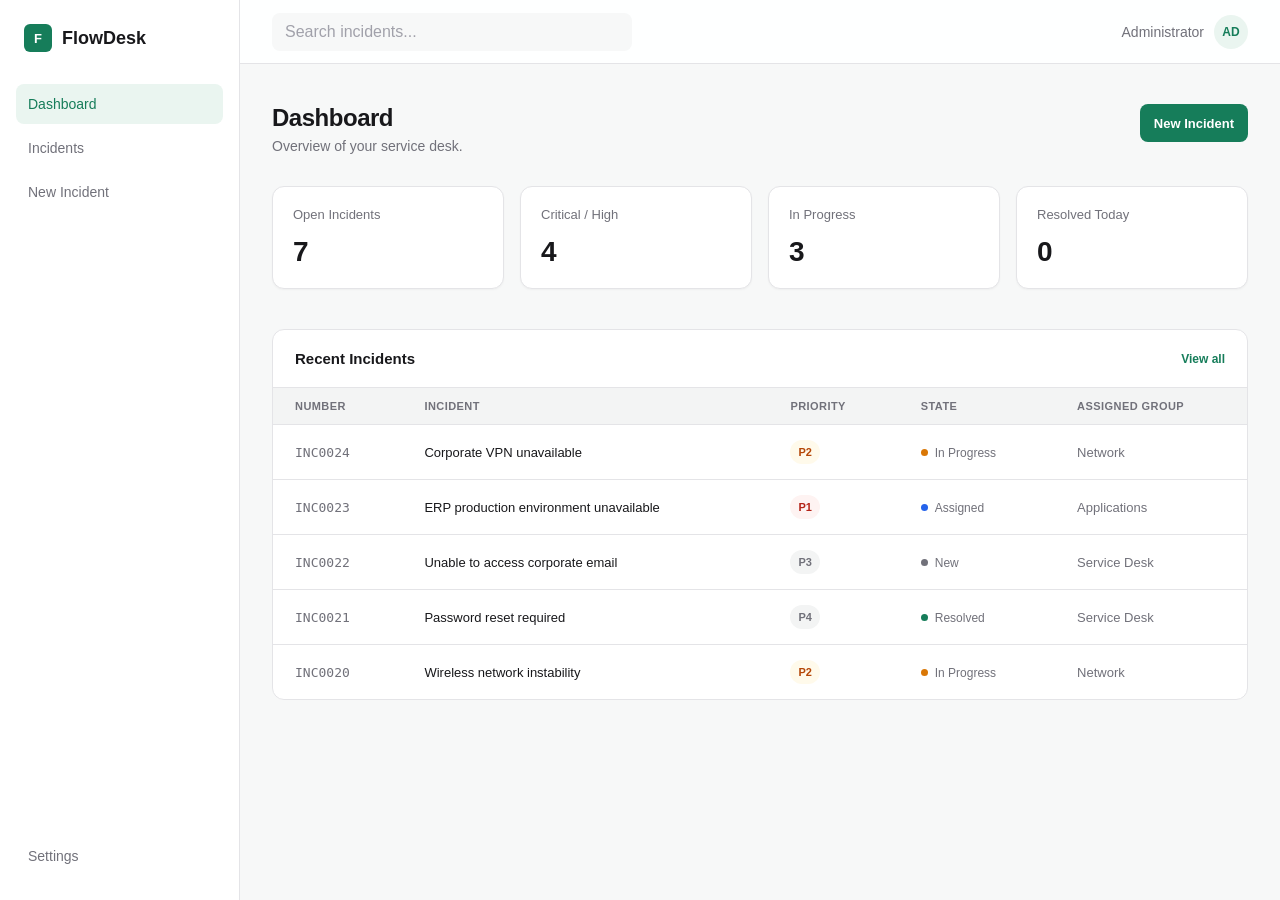
<file: frontend/index.html>
<!DOCTYPE html>
<html lang="en">

<head>

  <meta charset="UTF-8">

  <meta name="viewport" content="width=device-width, initial-scale=1.0">

  <title>FlowDesk</title>

  <link rel="stylesheet" href="./css/variables.css">
  <link rel="stylesheet" href="./css/base.css">
  <link rel="stylesheet" href="./css/layout.css">
  <link rel="stylesheet" href="./css/pages.css">

</head>


<body data-page="dashboard">

  <div class="app">


    <!-- Sidebar -->

    <aside class="sidebar">

      <div class="brand">

        <div class="brand-mark">
          F
        </div>

        <span>
          FlowDesk
        </span>

      </div>


      <nav class="sidebar-nav">

        <a href="./index.html" class="nav-item" data-page="dashboard">
          Dashboard
        </a>


        <a href="./pages/incidents.html" class="nav-item" data-page="incidents">
          Incidents
        </a>


        <a href="./pages/new-incident.html" class="nav-item" data-page="new-incident">
          New Incident
        </a>

      </nav>


      <div class="sidebar-bottom">

        <a href="#" class="nav-item" data-page="settings">
          Settings
        </a>

      </div>

    </aside>


    <!-- Main -->

    <main class="main">


      <!-- Topbar -->

      <header class="topbar">

        <div class="search">

          <input type="search" placeholder="Search incidents..." aria-label="Search incidents">

        </div>


        <div class="user">

          <span class="user-name">
            Administrator
          </span>


          <div class="avatar">
            AD
          </div>

        </div>

      </header>


      <!-- Content -->

      <div class="content">

        <header class="page-header">

          <div>

            <h1 class="page-title">
              Dashboard
            </h1>


            <p class="page-description">
              Overview of your service desk.
            </p>

          </div>


          <a href="./pages/new-incident.html" class="button">
            New Incident
          </a>

        </header>


        <!-- Metrics -->

        <section class="metrics">

          <article class="metric-card">

            <p class="metric-label">
              Open Incidents
            </p>


            <p id="metric-open" class="metric-value">
              0
            </p>

          </article>


          <article class="metric-card">

            <p class="metric-label">
              Critical / High
            </p>


            <p id="metric-high-priority" class="metric-value">
              0
            </p>

          </article>


          <article class="metric-card">

            <p class="metric-label">
              In Progress
            </p>


            <p id="metric-in-progress" class="metric-value">
              0
            </p>

          </article>


          <article class="metric-card">

            <p class="metric-label">
              Resolved Today
            </p>


            <p id="metric-resolved-today" class="metric-value">
              0
            </p>

          </article>

        </section>


        <!-- Recent Incidents -->

        <section class="section">

          <header class="section-header">

            <h2 class="section-title">
              Recent Incidents
            </h2>


            <a href="./pages/incidents.html" class="section-link">
              View all
            </a>

          </header>


          <div class="table-wrapper">

            <table class="incident-table">

              <thead>

                <tr>

                  <th>
                    Number
                  </th>

                  <th>
                    Incident
                  </th>

                  <th>
                    Priority
                  </th>

                  <th>
                    State
                  </th>

                  <th>
                    Assigned Group
                  </th>

                </tr>

              </thead>


              <tbody id="recent-incidents-body">

                <tr>

                  <td colspan="5" class="empty-state">
                    Loading incidents...
                  </td>

                </tr>

              </tbody>

            </table>

          </div>

        </section>

      </div>

    </main>

  </div>


  <script type="module" src="./js/app.js"></script>


  <script type="module" src="./js/pages/dashboard.js"></script>


</body>

</html>
</file>
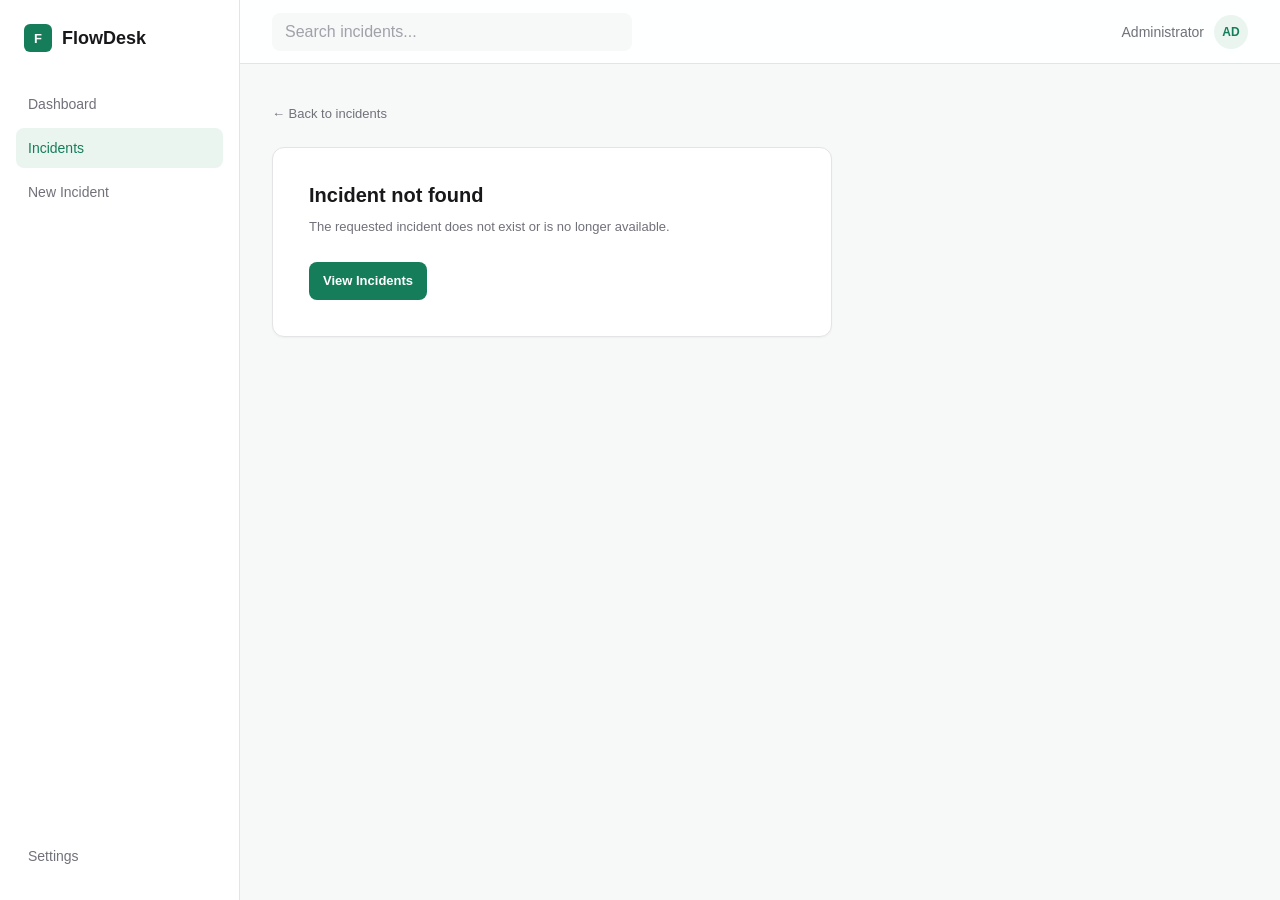
<file: frontend/pages/incident-details.html>
<!DOCTYPE html>
<html lang="en">

<head>
  <meta charset="UTF-8">

  <meta name="viewport" content="width=device-width, initial-scale=1.0">

  <title>Incident · FlowDesk</title>

  <link rel="stylesheet" href="../css/variables.css">

  <link rel="stylesheet" href="../css/base.css">

  <link rel="stylesheet" href="../css/layout.css">

  <link rel="stylesheet" href="../css/pages.css">

</head>


<body data-page="incidents">

  <div class="app">

    <aside class="sidebar">

      <div class="brand">

        <div class="brand-mark">
          F
        </div>

        <span>
          FlowDesk
        </span>

      </div>


      <nav class="sidebar-nav">

        <a href="../index.html" class="nav-item" data-page="dashboard">
          Dashboard
        </a>

        <a href="./incidents.html" class="nav-item" data-page="incidents">
          Incidents
        </a>

        <a href="./new-incident.html" class="nav-item" data-page="new-incident">
          New Incident
        </a>

      </nav>


      <div class="sidebar-bottom">

        <a href="#" class="nav-item" data-page="settings">
          Settings
        </a>

      </div>

    </aside>


    <main class="main">

      <header class="topbar">

        <div class="search">

          <input type="search" placeholder="Search incidents..." aria-label="Search incidents">

        </div>


        <div class="user">

          <span class="user-name">
            Administrator
          </span>

          <div class="avatar">
            AD
          </div>

        </div>

      </header>


      <div class="content detail-content">

        <a href="./incidents.html" class="detail-back">
          ← Back to incidents
        </a>


        <section id="incident-error" class="detail-error" hidden>

          <h1>
            Incident not found
          </h1>

          <p>
            The requested incident does not exist or is no longer available.
          </p>

          <a href="./incidents.html" class="button">
            View Incidents
          </a>

        </section>


        <div id="incident-content">

          <header class="incident-detail-header">

            <div>

              <span id="incident-number" class="record-number">
                —
              </span>


              <h1 id="incident-title" class="incident-detail-title">
                —
              </h1>


              <div class="incident-meta">

                <span id="incident-priority" class="badge">
                  —
                </span>


                <span id="incident-state" class="state-label">

                  <span class="state-dot"></span>

                  <span id="incident-state-text">
                    —
                  </span>

                </span>


                <span class="incident-updated">

                  Updated

                  <span id="incident-updated">
                    —
                  </span>

                </span>

              </div>

            </div>


            <div class="incident-header-actions">

              <button id="edit-incident-button" type="button" class="button-secondary">
                Edit
              </button>

            </div>

          </header>


          <div class="detail-layout">

            <div class="detail-main">

              <section id="resolution-panel" class="detail-panel" hidden>

                <header class="detail-panel-header">

                  <h2>
                    Resolution Information
                  </h2>

                </header>


                <div class="detail-panel-body">

                  <dl class="resolution-fields">

                    <div class="resolution-field">

                      <dt>
                        Resolution Code
                      </dt>

                      <dd id="resolution-code">
                        —
                      </dd>

                    </div>


                    <div class="resolution-field">

                      <dt>
                        Resolved By
                      </dt>

                      <dd id="resolved-by">
                        —
                      </dd>

                    </div>


                    <div class="resolution-field">

                      <dt>
                        Resolved At
                      </dt>

                      <dd id="resolved-at">
                        —
                      </dd>

                    </div>

                  </dl>


                  <div class="resolution-notes-block">

                    <span class="resolution-notes-label">
                      Resolution Notes
                    </span>

                    <p id="resolution-notes" class="resolution-notes">
                      —
                    </p>

                  </div>

                </div>

              </section>


              <section class="detail-panel">

                <header class="detail-panel-header">

                  <h2>
                    Work Notes
                  </h2>

                </header>


                <div class="detail-panel-body">

                  <form id="work-note-form" class="work-note-form">

                    <label for="work-note" class="work-note-label">
                      Add internal note
                    </label>


                    <textarea id="work-note" class="work-note-textarea" rows="4" maxlength="1000"
                      placeholder="Add troubleshooting details, investigation notes or internal updates..."
                      required></textarea>


                    <div class="work-note-footer">

                      <span id="work-note-helper" class="work-note-helper">
                        Work notes are visible to service desk agents.
                      </span>


                      <button id="work-note-submit" type="submit" class="button">
                        Add Work Note
                      </button>

                    </div>

                  </form>

                </div>

              </section>


              <section class="detail-panel">

                <header class="detail-panel-header">

                  <h2>
                    Activity
                  </h2>

                </header>


                <div class="detail-panel-body">

                  <div id="incident-activity" class="activity-list">
                  </div>

                </div>

              </section>

            </div>


            <aside class="detail-sidebar">

              <section class="detail-panel">

                <header class="detail-panel-header">

                  <h2>
                    Lifecycle
                  </h2>

                </header>


                <div class="detail-panel-body">

                  <div class="lifecycle-current">

                    <span class="lifecycle-label">
                      Current state
                    </span>


                    <span id="lifecycle-current-state" class="state-label">

                      <span class="state-dot"></span>

                      <span id="lifecycle-current-state-text">
                        —
                      </span>

                    </span>

                  </div>


                  <div id="lifecycle-actions" class="lifecycle-actions">
                  </div>


                  <p id="lifecycle-message" class="lifecycle-message" hidden>
                  </p>

                </div>

              </section>


              <section class="detail-panel">

                <header class="detail-panel-header">

                  <h2>
                    Incident details
                  </h2>

                </header>


                <div class="detail-panel-body">

                  <dl class="detail-fields">

                    <div class="detail-field">

                      <dt>
                        Caller
                      </dt>

                      <dd id="incident-caller">
                        —
                      </dd>

                    </div>


                    <div class="detail-field">

                      <dt>
                        Category
                      </dt>

                      <dd id="incident-category">
                        —
                      </dd>

                    </div>


                    <div class="detail-field">

                      <dt>
                        Assignment Group
                      </dt>

                      <dd id="incident-group">
                        —
                      </dd>

                    </div>


                    <div class="detail-field">

                      <dt>
                        Assigned To
                      </dt>

                      <dd id="incident-assigned-to">
                        —
                      </dd>

                    </div>


                    <div class="detail-field">

                      <dt>
                        Impact
                      </dt>

                      <dd id="incident-impact">
                        —
                      </dd>

                    </div>


                    <div class="detail-field">

                      <dt>
                        Urgency
                      </dt>

                      <dd id="incident-urgency">
                        —
                      </dd>

                    </div>


                    <div class="detail-field">

                      <dt>
                        Created
                      </dt>

                      <dd id="incident-created">
                        —
                      </dd>

                    </div>


                    <div class="detail-field">

                      <dt>
                        Updated
                      </dt>

                      <dd id="incident-updated-field">
                        —
                      </dd>

                    </div>

                  </dl>

                </div>

              </section>

            </aside>

          </div>

        </div>

      </div>

    </main>

  </div>


  <!-- Edit Incident -->

  <dialog id="edit-incident-dialog" class="edit-dialog">

    <form id="edit-incident-form" class="edit-incident-form">

      <header class="edit-dialog-header">

        <div>

          <h2>
            Edit Incident
          </h2>

          <p>
            Update classification and assignment information.
          </p>

        </div>


        <button id="edit-dialog-close" class="dialog-close" type="button" aria-label="Close edit dialog">
          ×
        </button>

      </header>


      <div class="edit-dialog-body">

        <div class="form-grid edit-form-grid">

          <div class="form-field form-field-full">

            <label for="edit-category">
              Category
            </label>

            <select id="edit-category" required>

              <option value="">
                Select category
              </option>

              <option value="Hardware">
                Hardware
              </option>

              <option value="Software">
                Software
              </option>

              <option value="Network">
                Network
              </option>

              <option value="Access">
                Access
              </option>

              <option value="Email">
                Email
              </option>

              <option value="Security">
                Security
              </option>

              <option value="Other">
                Other
              </option>

            </select>

          </div>


          <div class="form-field">

            <label for="edit-assignment-group">
              Assignment Group
            </label>

            <select id="edit-assignment-group" required>

              <option value="">
                Select group
              </option>

              <option value="Service Desk">
                Service Desk
              </option>

              <option value="Infrastructure">
                Infrastructure
              </option>

              <option value="Network">
                Network
              </option>

              <option value="Applications">
                Applications
              </option>

              <option value="Security">
                Security
              </option>

            </select>

          </div>


          <div class="form-field">

            <label for="edit-assigned-to">
              Assigned To
            </label>

            <select id="edit-assigned-to">

              <option value="">
                Unassigned
              </option>

            </select>

          </div>


          <div class="form-field">

            <label for="edit-impact">
              Impact
            </label>

            <select id="edit-impact" required>

              <option value="High">
                High
              </option>

              <option value="Medium">
                Medium
              </option>

              <option value="Low">
                Low
              </option>

            </select>

          </div>


          <div class="form-field">

            <label for="edit-urgency">
              Urgency
            </label>

            <select id="edit-urgency" required>

              <option value="High">
                High
              </option>

              <option value="Medium">
                Medium
              </option>

              <option value="Low">
                Low
              </option>

            </select>

          </div>


          <div class="form-field form-field-full">

            <label>
              Calculated Priority
            </label>


            <div class="priority-preview">

              <span id="edit-priority-value" class="priority-value">
                —
              </span>

              <span class="priority-description">
                Automatically recalculated from impact and urgency.
              </span>

            </div>

          </div>

        </div>


        <p id="edit-form-feedback" class="edit-form-feedback" hidden>
        </p>

      </div>


      <footer class="edit-dialog-footer">

        <button id="edit-dialog-cancel" type="button" class="button-secondary">
          Cancel
        </button>


        <button type="submit" class="button">
          Save Changes
        </button>

      </footer>

    </form>

  </dialog>

  <dialog id="resolution-dialog" class="edit-dialog resolution-dialog">

    <form id="resolution-form" class="edit-incident-form">

      <header class="edit-dialog-header">

        <div>

          <h2>
            Resolve Incident
          </h2>

          <p>
            Provide the information that explains how this incident was resolved.
          </p>

        </div>


        <button id="resolution-dialog-close" class="dialog-close" type="button" aria-label="Close resolution dialog">
          ×
        </button>

      </header>


      <div class="edit-dialog-body">

        <div class="resolution-form-content">

          <div class="form-field">

            <label for="resolution-code-input">
              Resolution Code
            </label>

            <select id="resolution-code-input" required>

              <option value="">
                Select resolution
              </option>

              <option value="Solved Permanently">
                Solved Permanently
              </option>

              <option value="Solved with Workaround">
                Solved with Workaround
              </option>

              <option value="User Error">
                User Error
              </option>

              <option value="Duplicate">
                Duplicate
              </option>

              <option value="No Fault Found">
                No Fault Found
              </option>

            </select>

          </div>


          <div class="form-field">

            <label for="resolution-notes-input">
              Resolution Notes
            </label>

            <textarea id="resolution-notes-input" rows="6" maxlength="1500"
              placeholder="Describe the solution, workaround or action taken..." required></textarea>

          </div>


          <p class="resolution-helper">
            Resolution information will be recorded in the incident history.
          </p>

        </div>

      </div>


      <footer class="edit-dialog-footer">

        <button id="resolution-dialog-cancel" type="button" class="button-secondary">
          Cancel
        </button>


        <button type="submit" class="button">
          Resolve Incident
        </button>

      </footer>

    </form>

  </dialog>


  <script type="module" src="../js/app.js"></script>


  <script type="module" src="../js/pages/incidentDetails.js"></script>

</body>

</html>
</file>
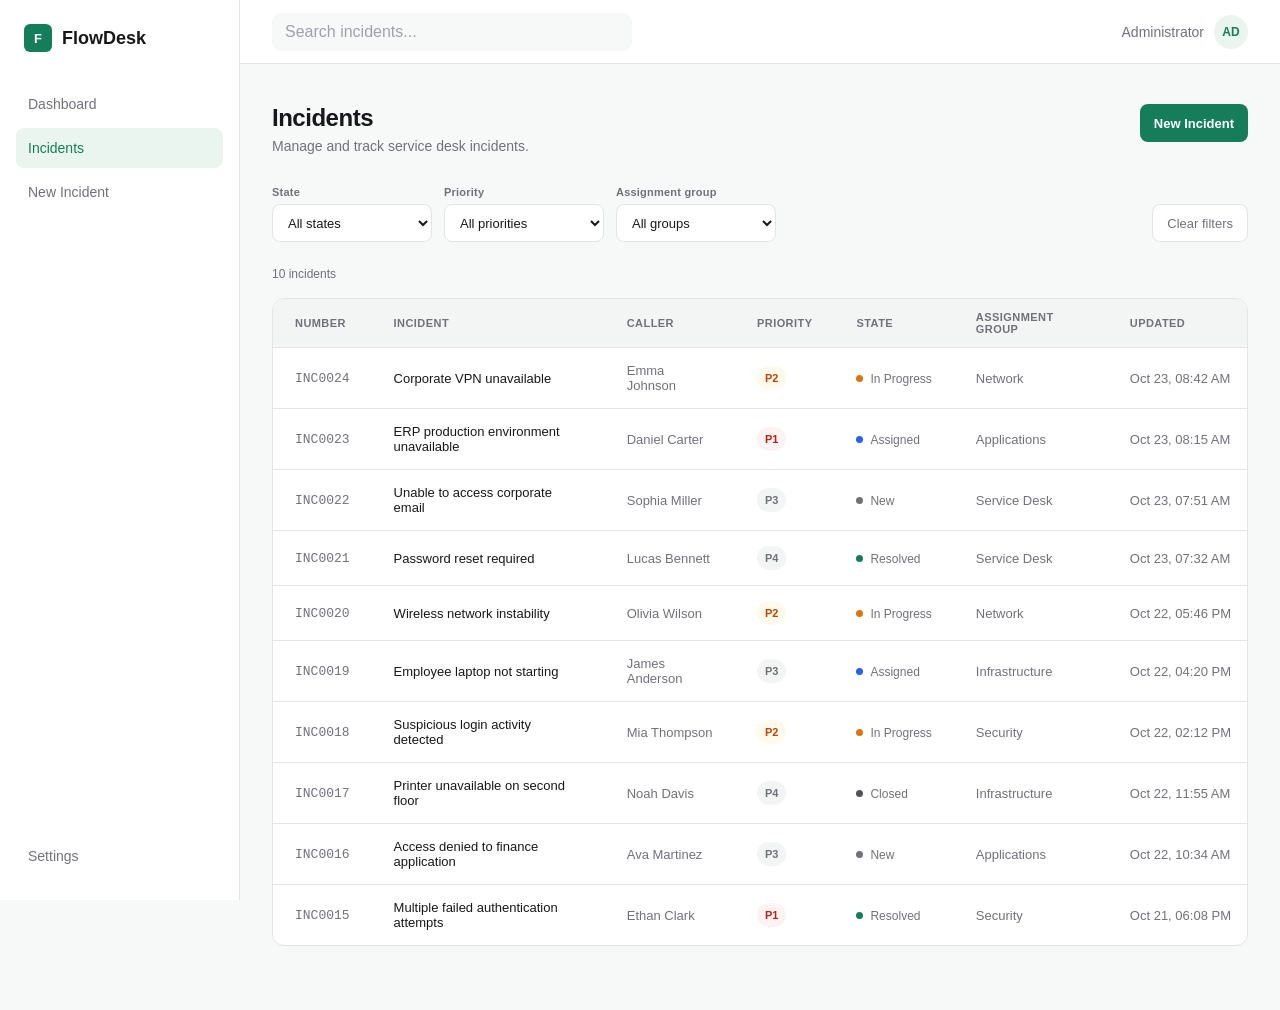
<file: frontend/pages/incidents.html>
<!DOCTYPE html>
<html lang="en">

<head>
  <meta charset="UTF-8">

  <meta name="viewport" content="width=device-width, initial-scale=1.0">

  <title>Incidents · FlowDesk</title>

  <link rel="stylesheet" href="../css/variables.css">

  <link rel="stylesheet" href="../css/base.css">

  <link rel="stylesheet" href="../css/layout.css">

  <link rel="stylesheet" href="../css/pages.css">

</head>


<body data-page="incidents">

  <div class="app">

    <aside class="sidebar">

      <div class="brand">

        <div class="brand-mark">
          F
        </div>

        <span>
          FlowDesk
        </span>

      </div>


      <nav class="sidebar-nav">

        <a href="../index.html" class="nav-item" data-page="dashboard">
          Dashboard
        </a>

        <a href="./incidents.html" class="nav-item" data-page="incidents">
          Incidents
        </a>

        <a href="./new-incident.html" class="nav-item" data-page="new-incident">
          New Incident
        </a>

      </nav>


      <div class="sidebar-bottom">

        <a href="#" class="nav-item" data-page="settings">
          Settings
        </a>

      </div>

    </aside>


    <main class="main">

      <header class="topbar">

        <div class="search">

          <input id="incident-search" type="search" placeholder="Search incidents..." aria-label="Search incidents"
            autocomplete="off">

        </div>


        <div class="user">

          <span class="user-name">
            Administrator
          </span>

          <div class="avatar">
            AD
          </div>

        </div>

      </header>


      <div class="content">

        <header class="page-header">

          <div>

            <h1 class="page-title">
              Incidents
            </h1>

            <p class="page-description">
              Manage and track service desk incidents.
            </p>

          </div>


          <a href="./new-incident.html" class="button">
            New Incident
          </a>

        </header>


        <section class="incident-toolbar">

          <div class="filters">

            <label class="filter">

              <span>
                State
              </span>

              <select id="state-filter">

                <option value="">
                  All states
                </option>

                <option value="New">
                  New
                </option>

                <option value="Assigned">
                  Assigned
                </option>

                <option value="In Progress">
                  In Progress
                </option>

                <option value="Resolved">
                  Resolved
                </option>

                <option value="Closed">
                  Closed
                </option>

              </select>

            </label>


            <label class="filter">

              <span>
                Priority
              </span>

              <select id="priority-filter">

                <option value="">
                  All priorities
                </option>

                <option value="P1">
                  P1
                </option>

                <option value="P2">
                  P2
                </option>

                <option value="P3">
                  P3
                </option>

                <option value="P4">
                  P4
                </option>

              </select>

            </label>


            <label class="filter">

              <span>
                Assignment group
              </span>

              <select id="group-filter">

                <option value="">
                  All groups
                </option>

              </select>

            </label>

          </div>


          <button id="clear-filters" class="button-secondary" type="button">
            Clear filters
          </button>

        </section>


        <div class="results-summary">

          <span id="result-count" aria-live="polite">
            0 incidents
          </span>

        </div>


        <section class="section">

          <div class="table-wrapper">

            <table class="incident-table">

              <thead>

                <tr>
                  <th>Number</th>
                  <th>Incident</th>
                  <th>Caller</th>
                  <th>Priority</th>
                  <th>State</th>
                  <th>Assignment Group</th>
                  <th>Updated</th>
                </tr>

              </thead>


              <tbody id="incident-table-body">
              </tbody>

            </table>

          </div>

        </section>

      </div>

    </main>

  </div>


  <script type="module" src="../js/app.js"></script>

  <script type="module" src="../js/pages/incidents.js"></script>

</body>

</html>
</file>
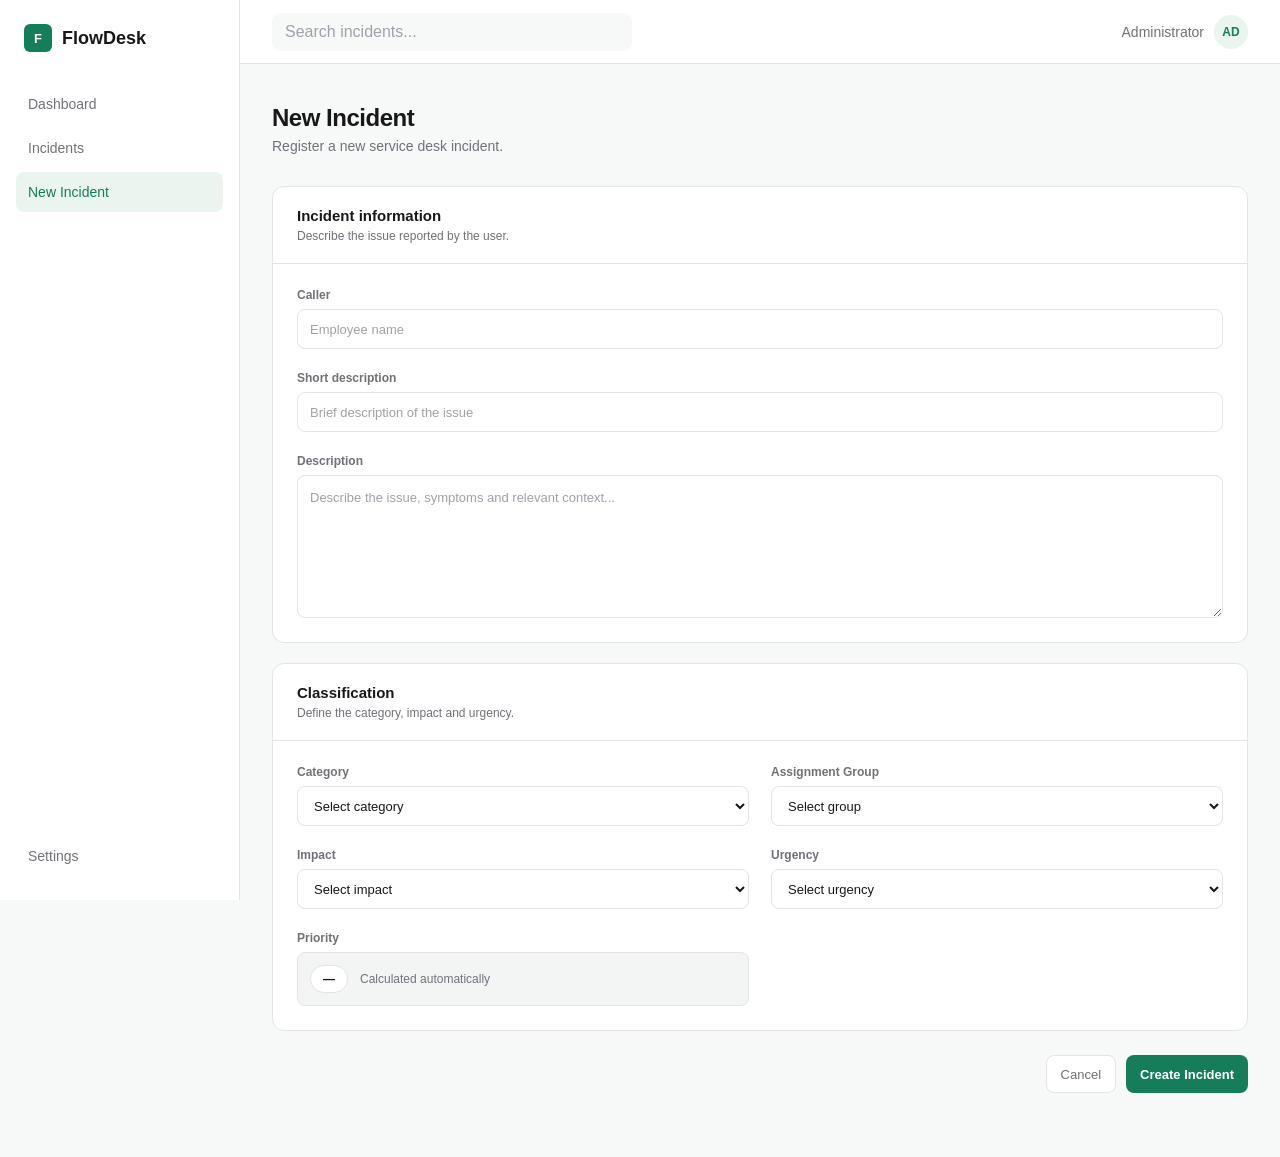
<file: frontend/pages/new-incident.html>
<!DOCTYPE html>
<html lang="en">

<head>
  <meta charset="UTF-8">

  <meta name="viewport" content="width=device-width, initial-scale=1.0">

  <title>New Incident · FlowDesk</title>

  <link rel="stylesheet" href="../css/variables.css">

  <link rel="stylesheet" href="../css/base.css">

  <link rel="stylesheet" href="../css/layout.css">

  <link rel="stylesheet" href="../css/pages.css">

</head>


<body data-page="new-incident">

  <div class="app">

    <aside class="sidebar">

      <div class="brand">

        <div class="brand-mark">
          F
        </div>

        <span>
          FlowDesk
        </span>

      </div>


      <nav class="sidebar-nav">

        <a href="../index.html" class="nav-item" data-page="dashboard">
          Dashboard
        </a>

        <a href="./incidents.html" class="nav-item" data-page="incidents">
          Incidents
        </a>

        <a href="./new-incident.html" class="nav-item" data-page="new-incident">
          New Incident
        </a>

      </nav>


      <div class="sidebar-bottom">

        <a href="#" class="nav-item" data-page="settings">
          Settings
        </a>

      </div>

    </aside>


    <main class="main">

      <header class="topbar">

        <div class="search">

          <input type="search" placeholder="Search incidents..." aria-label="Search incidents">

        </div>


        <div class="user">

          <span class="user-name">
            Administrator
          </span>

          <div class="avatar">
            AD
          </div>

        </div>

      </header>


      <div class="content content-form">

        <header class="page-header">

          <div>

            <h1 class="page-title">
              New Incident
            </h1>

            <p class="page-description">
              Register a new service desk incident.
            </p>

          </div>

        </header>


        <form id="incident-form" class="incident-form">

          <section class="form-section">

            <header class="form-section-header">

              <div>

                <h2 class="form-section-title">
                  Incident information
                </h2>

                <p class="form-section-description">
                  Describe the issue reported by the user.
                </p>

              </div>

            </header>


            <div class="form-grid">

              <div class="form-field form-field-full">

                <label for="caller">
                  Caller
                </label>

                <input id="caller" name="caller" type="text" placeholder="Employee name" autocomplete="off" required>

              </div>


              <div class="form-field form-field-full">

                <label for="title">
                  Short description
                </label>

                <input id="title" name="title" type="text" maxlength="120" placeholder="Brief description of the issue"
                  required>

              </div>


              <div class="form-field form-field-full">

                <label for="description">
                  Description
                </label>

                <textarea id="description" name="description" rows="6"
                  placeholder="Describe the issue, symptoms and relevant context..."></textarea>

              </div>

            </div>

          </section>


          <section class="form-section">

            <header class="form-section-header">

              <div>

                <h2 class="form-section-title">
                  Classification
                </h2>

                <p class="form-section-description">
                  Define the category, impact and urgency.
                </p>

              </div>

            </header>


            <div class="form-grid">

              <div class="form-field">

                <label for="category">
                  Category
                </label>

                <select id="category" name="category" required>

                  <option value="">
                    Select category
                  </option>

                  <option value="Hardware">
                    Hardware
                  </option>

                  <option value="Software">
                    Software
                  </option>

                  <option value="Network">
                    Network
                  </option>

                  <option value="Access">
                    Access
                  </option>

                  <option value="Email">
                    Email
                  </option>

                  <option value="Security">
                    Security
                  </option>

                  <option value="Other">
                    Other
                  </option>

                </select>

              </div>


              <div class="form-field">

                <label for="assignment-group">
                  Assignment Group
                </label>

                <select id="assignment-group" name="assignmentGroup" required>

                  <option value="">
                    Select group
                  </option>

                  <option value="Service Desk">
                    Service Desk
                  </option>

                  <option value="Infrastructure">
                    Infrastructure
                  </option>

                  <option value="Network">
                    Network
                  </option>

                  <option value="Applications">
                    Applications
                  </option>

                  <option value="Security">
                    Security
                  </option>

                </select>

              </div>


              <div class="form-field">

                <label for="impact">
                  Impact
                </label>

                <select id="impact" name="impact" required>

                  <option value="">
                    Select impact
                  </option>

                  <option value="High">
                    High
                  </option>

                  <option value="Medium">
                    Medium
                  </option>

                  <option value="Low">
                    Low
                  </option>

                </select>

              </div>


              <div class="form-field">

                <label for="urgency">
                  Urgency
                </label>

                <select id="urgency" name="urgency" required>

                  <option value="">
                    Select urgency
                  </option>

                  <option value="High">
                    High
                  </option>

                  <option value="Medium">
                    Medium
                  </option>

                  <option value="Low">
                    Low
                  </option>

                </select>

              </div>


              <div class="form-field">

                <label>
                  Priority
                </label>

                <div id="priority-preview" class="priority-preview">

                  <span id="priority-value" class="priority-value">
                    —
                  </span>

                  <span class="priority-description">
                    Calculated automatically
                  </span>

                </div>

              </div>

            </div>

          </section>


          <div class="form-actions">

            <a href="./incidents.html" class="button-secondary form-cancel">
              Cancel
            </a>


            <button type="submit" class="button">
              Create Incident
            </button>

          </div>

        </form>

      </div>

    </main>

  </div>


  <script type="module" src="../js/app.js"></script>

  <script type="module" src="../js/pages/new-incident.js"></script>

</body>

</html>
</file>
<file: frontend/css/variables.css>
:root {
  /* Colors */
  --color-background: #f7f8f8;
  --color-surface: #ffffff;
  --color-surface-secondary: #f3f4f4;

  --color-text: #18181b;
  --color-text-secondary: #71717a;
  --color-text-tertiary: #a1a1aa;

  --color-border: #e4e4e7;
  --color-border-strong: #d4d4d8;

  --color-primary: #167d5a;
  --color-primary-hover: #126548;
  --color-primary-soft: #eaf5f0;

  --color-danger: #b42318;
  --color-danger-soft: #fef3f2;

  --color-warning: #b54708;
  --color-warning-soft: #fffaeb;

  --color-info: #175cd3;
  --color-info-soft: #eff8ff;

  /* Typography */
  --font-family:
    Inter,
    -apple-system,
    BlinkMacSystemFont,
    "Segoe UI",
    sans-serif;

  /* Layout */
  --sidebar-width: 240px;
  --topbar-height: 64px;

  /* Radius */
  --radius-sm: 6px;
  --radius-md: 8px;
  --radius-lg: 12px;

  /* Shadows */
  --shadow-sm:
    0 1px 2px rgba(0, 0, 0, 0.04);

  --shadow-md:
    0 4px 12px rgba(0, 0, 0, 0.06);

  /* Transitions */
  --transition-fast: 150ms ease;
}
</file>
<file: frontend/css/base.css>
*,
*::before,
*::after {
  box-sizing: border-box;
}

html {
  font-size: 16px;
}

body {
  margin: 0;

  font-family: var(--font-family);
  color: var(--color-text);

  background: var(--color-background);

  -webkit-font-smoothing: antialiased;
}

button,
input,
select,
textarea {
  font: inherit;
}

button {
  border: 0;
}

a {
  color: inherit;
  text-decoration: none;
}

h1,
h2,
h3,
p {
  margin: 0;
}

table {
  border-collapse: collapse;
  width: 100%;
}
</file>
<file: frontend/css/layout.css>
.app {
  min-height: 100vh;
}

/* Sidebar */

.sidebar {
  position: fixed;

  top: 0;
  left: 0;

  width: var(--sidebar-width);
  height: 100vh;

  padding: 24px 16px;

  background: var(--color-surface);

  border-right: 1px solid var(--color-border);
}

.brand {
  display: flex;
  align-items: center;
  gap: 10px;

  padding: 0 8px;
  margin-bottom: 32px;

  font-size: 18px;
  font-weight: 650;
}

.brand-mark {
  display: flex;
  align-items: center;
  justify-content: center;

  width: 28px;
  height: 28px;

  color: white;

  background: var(--color-primary);

  border-radius: var(--radius-sm);

  font-size: 13px;
  font-weight: 700;
}

.sidebar-nav {
  display: flex;
  flex-direction: column;
  gap: 4px;
}

.nav-item {
  display: flex;
  align-items: center;

  min-height: 40px;

  padding: 0 12px;

  color: var(--color-text-secondary);

  border-radius: var(--radius-md);

  font-size: 14px;
  font-weight: 500;

  transition:
    background var(--transition-fast),
    color var(--transition-fast);
}

.nav-item:hover {
  color: var(--color-text);

  background: var(--color-surface-secondary);
}

.nav-item.active {
  color: var(--color-primary);

  background: var(--color-primary-soft);
}

.sidebar-bottom {
  position: absolute;

  left: 16px;
  right: 16px;
  bottom: 24px;
}

/* Main */

.main {
  min-height: 100vh;

  margin-left: var(--sidebar-width);
}

/* Topbar */

.topbar {
  position: sticky;
  top: 0;
  z-index: 10;

  height: var(--topbar-height);

  display: flex;
  align-items: center;
  justify-content: space-between;

  padding: 0 32px;

  background: rgba(255, 255, 255, 0.94);

  border-bottom: 1px solid var(--color-border);
}

.search {
  width: min(360px, 40vw);
}

.search input {
  width: 100%;
  height: 38px;

  padding: 0 12px;

  color: var(--color-text);

  background: var(--color-background);

  border: 1px solid transparent;
  border-radius: var(--radius-md);

  outline: none;

  transition:
    border var(--transition-fast),
    background var(--transition-fast);
}

.search input::placeholder {
  color: var(--color-text-tertiary);
}

.search input:focus {
  background: var(--color-surface);

  border-color: var(--color-border-strong);
}

.user {
  display: flex;
  align-items: center;
  gap: 10px;
}

.user-name {
  color: var(--color-text-secondary);

  font-size: 14px;
}

.avatar {
  width: 34px;
  height: 34px;

  display: flex;
  align-items: center;
  justify-content: center;

  color: var(--color-primary);

  background: var(--color-primary-soft);

  border-radius: 50%;

  font-size: 12px;
  font-weight: 700;
}

/* Content */

.content {
  width: 100%;
  max-width: 1440px;

  padding: 40px 32px 64px;
}

.page-header {
  display: flex;
  align-items: flex-start;
  justify-content: space-between;

  margin-bottom: 32px;
}

.page-title {
  font-size: 24px;
  font-weight: 650;
  letter-spacing: -0.02em;
}

.page-description {
  margin-top: 6px;

  color: var(--color-text-secondary);

  font-size: 14px;
}

/* Metrics */

.metrics {
  display: grid;

  grid-template-columns: repeat(4, 1fr);

  gap: 16px;

  margin-bottom: 40px;
}

.metric-card {
  padding: 20px;

  background: var(--color-surface);

  border: 1px solid var(--color-border);
  border-radius: var(--radius-lg);

  box-shadow: var(--shadow-sm);
}

.metric-label {
  color: var(--color-text-secondary);

  font-size: 13px;
  font-weight: 500;
}

.metric-value {
  margin-top: 14px;

  font-size: 28px;
  font-weight: 650;

  letter-spacing: -0.03em;
}

/* Section */

.section {
  overflow: hidden;

  background: var(--color-surface);

  border: 1px solid var(--color-border);
  border-radius: var(--radius-lg);
}

.section-header {
  display: flex;
  align-items: center;
  justify-content: space-between;

  padding: 20px 22px;

  border-bottom: 1px solid var(--color-border);
}

.section-title {
  font-size: 15px;
  font-weight: 600;
}

/* Table */

.incident-table th {
  padding: 12px 22px;

  color: var(--color-text-secondary);

  background: var(--color-surface-secondary);

  border-bottom: 1px solid var(--color-border);

  text-align: left;

  font-size: 11px;
  font-weight: 600;

  letter-spacing: 0.04em;

  text-transform: uppercase;
}

.incident-table td {
  padding: 15px 22px;

  border-bottom: 1px solid var(--color-border);

  font-size: 13px;
}

.incident-table tbody tr {
  cursor: pointer;

  transition: background var(--transition-fast);
}

.incident-table tbody tr:hover {
  background: #fafafa;
}

.incident-table tbody tr:last-child td {
  border-bottom: 0;
}

.incident-number {
  color: var(--color-text-secondary);

  font-family: ui-monospace, SFMono-Regular, Menlo, monospace;

  font-size: 12px;
}

/* Badges */

.badge {
  display: inline-flex;
  align-items: center;

  min-height: 24px;

  padding: 0 8px;

  border-radius: 999px;

  font-size: 11px;
  font-weight: 600;
}

.badge-p1 {
  color: var(--color-danger);

  background: var(--color-danger-soft);
}

.badge-p2 {
  color: var(--color-warning);

  background: var(--color-warning-soft);
}

.badge-p3,
.badge-p4 {
  color: var(--color-text-secondary);

  background: var(--color-surface-secondary);
}

.status {
  color: var(--color-text-secondary);
}

/* Button */

.button {
  height: 38px;

  display: inline-flex;
  align-items: center;
  justify-content: center;

  padding: 0 14px;

  color: white;

  background: var(--color-primary);

  border-radius: var(--radius-md);

  cursor: pointer;

  font-size: 13px;
  font-weight: 600;

  transition: background var(--transition-fast);
}

.button:hover {
  background: var(--color-primary-hover);
}

/* Responsive */

@media (max-width: 1000px) {
  .metrics {
    grid-template-columns: repeat(2, 1fr);
  }
}
</file>
<file: frontend/css/pages.css>
/* =========================================================
   FlowDesk
   pages.css

   Page-specific styles
   ========================================================= */


/* =========================================================
   Incidents
   ========================================================= */


/* Incident filters */

.incident-toolbar {
  display: flex;
  align-items: flex-end;
  justify-content: space-between;

  gap: 24px;

  margin-bottom: 16px;
}


.filters {
  display: flex;
  flex-wrap: wrap;

  gap: 12px;
}


.filter {
  display: flex;
  flex-direction: column;

  gap: 6px;
}


.filter span {
  color: var(--color-text-secondary);

  font-size: 11px;
  font-weight: 600;

  letter-spacing: 0.02em;
}


.filter select {
  min-width: 160px;
  height: 38px;

  padding: 0 34px 0 11px;

  color: var(--color-text);

  background: var(--color-surface);

  border: 1px solid var(--color-border);
  border-radius: var(--radius-md);

  outline: none;

  font-size: 13px;

  cursor: pointer;

  transition:
    border-color var(--transition-fast),
    box-shadow var(--transition-fast),
    background var(--transition-fast);
}


.filter select:hover {
  border-color: var(--color-border-strong);
}


.filter select:focus {
  border-color: var(--color-primary);

  box-shadow:
    0 0 0 3px var(--color-primary-soft);
}


/* Secondary button */

.button-secondary {
  height: 38px;

  display: inline-flex;
  align-items: center;
  justify-content: center;

  padding: 0 14px;

  color: var(--color-text-secondary);

  background: var(--color-surface);

  border: 1px solid var(--color-border);
  border-radius: var(--radius-md);

  cursor: pointer;

  font-size: 13px;
  font-weight: 500;

  text-decoration: none;

  transition:
    background var(--transition-fast),
    color var(--transition-fast),
    border-color var(--transition-fast);
}


.button-secondary:hover {
  color: var(--color-text);

  background: var(--color-surface-secondary);

  border-color: var(--color-border-strong);
}


/* Result information */

.results-summary {
  display: flex;
  align-items: center;

  min-height: 32px;

  margin-bottom: 8px;

  color: var(--color-text-secondary);

  font-size: 12px;
}


/* Table */

.table-wrapper {
  width: 100%;

  overflow-x: auto;
}


.incident-table {
  min-width: 980px;
}


.incident-title {
  font-weight: 500;
}


.incident-caller,
.incident-group,
.incident-date {
  color: var(--color-text-secondary);
}


.incident-date {
  white-space: nowrap;

  font-size: 12px;
}


/* Clickable incident row */

.incident-table tbody tr[role="link"] {
  cursor: pointer;
}


.incident-table tbody tr[role="link"]:focus {
  outline: 2px solid var(--color-primary);
  outline-offset: -2px;

  background: var(--color-primary-soft);
}


/* State */

.state-label {
  display: inline-flex;
  align-items: center;

  gap: 7px;

  color: var(--color-text-secondary);

  font-size: 12px;
  font-weight: 500;

  white-space: nowrap;
}


.state-dot {
  width: 7px;
  height: 7px;

  flex-shrink: 0;

  border-radius: 50%;

  background: var(--color-text-tertiary);
}


.state-new .state-dot {
  background: #71717a;
}


.state-assigned .state-dot {
  background: #2563eb;
}


.state-in-progress .state-dot {
  background: #d97706;
}


.state-resolved .state-dot {
  background: var(--color-primary);
}


.state-closed .state-dot {
  background: #52525b;
}


/* Empty table */

.empty-state {
  padding: 52px 24px !important;

  color: var(--color-text-secondary);

  text-align: center;

  font-size: 13px;
}


/* =========================================================
   New Incident
   ========================================================= */


/* Forms */

.content-form {
  max-width: 1100px;
}


.incident-form {
  display: flex;
  flex-direction: column;

  gap: 20px;
}


.form-section {
  overflow: hidden;

  background: var(--color-surface);

  border: 1px solid var(--color-border);
  border-radius: var(--radius-lg);
}


.form-section-header {
  padding: 20px 24px;

  border-bottom: 1px solid var(--color-border);
}


.form-section-title {
  font-size: 15px;
  font-weight: 600;
}


.form-section-description {
  margin-top: 5px;

  color: var(--color-text-secondary);

  font-size: 12px;
}


.form-grid {
  display: grid;

  grid-template-columns:
    repeat(2, minmax(0, 1fr));

  gap: 22px;

  padding: 24px;
}


.form-field {
  display: flex;
  flex-direction: column;

  gap: 7px;
}


.form-field-full {
  grid-column: 1 / -1;
}


.form-field label {
  color: var(--color-text-secondary);

  font-size: 12px;
  font-weight: 600;
}


.form-field input,
.form-field select,
.form-field textarea {
  width: 100%;

  color: var(--color-text);

  background: var(--color-surface);

  border: 1px solid var(--color-border);
  border-radius: var(--radius-md);

  outline: none;

  font-size: 13px;

  transition:
    border-color var(--transition-fast),
    box-shadow var(--transition-fast),
    background var(--transition-fast);
}


.form-field input,
.form-field select {
  height: 40px;

  padding: 0 12px;
}


.form-field textarea {
  min-height: 130px;

  padding: 12px;

  line-height: 1.5;

  resize: vertical;
}


.form-field input:hover,
.form-field select:hover,
.form-field textarea:hover {
  border-color: var(--color-border-strong);
}


.form-field input:focus,
.form-field select:focus,
.form-field textarea:focus {
  border-color: var(--color-primary);

  box-shadow:
    0 0 0 3px var(--color-primary-soft);
}


.form-field input::placeholder,
.form-field textarea::placeholder {
  color: var(--color-text-tertiary);
}


/* Priority preview */

.priority-preview {
  min-height: 54px;

  display: flex;
  align-items: center;

  gap: 12px;

  padding: 10px 12px;

  background: var(--color-surface-secondary);

  border: 1px solid var(--color-border);
  border-radius: var(--radius-md);
}


.priority-value {
  min-width: 38px;
  height: 28px;

  display: inline-flex;
  align-items: center;
  justify-content: center;

  background: var(--color-surface);

  border: 1px solid var(--color-border);
  border-radius: 999px;

  font-size: 12px;
  font-weight: 700;
}


.priority-value.priority-p1 {
  color: var(--color-danger);

  background: var(--color-danger-soft);

  border-color: transparent;
}


.priority-value.priority-p2 {
  color: var(--color-warning);

  background: var(--color-warning-soft);

  border-color: transparent;
}


.priority-value.priority-p3,
.priority-value.priority-p4 {
  color: var(--color-text-secondary);

  background: var(--color-surface);

  border-color: var(--color-border);
}


.priority-description {
  color: var(--color-text-secondary);

  font-size: 12px;
}


/* Form actions */

.form-actions {
  display: flex;
  align-items: center;
  justify-content: flex-end;

  gap: 10px;

  padding-top: 4px;
}


.form-cancel {
  text-decoration: none;
}


/* =========================================================
   Incident Details
   ========================================================= */


.detail-content {
  max-width: 1280px;
}


/* Back link */

.detail-back {
  display: inline-flex;
  align-items: center;

  margin-bottom: 26px;

  color: var(--color-text-secondary);

  font-size: 13px;
  font-weight: 500;

  text-decoration: none;

  transition:
    color var(--transition-fast);
}


.detail-back:hover {
  color: var(--color-text);
}


/* Header */

.incident-detail-header {
  display: flex;
  align-items: flex-start;
  justify-content: space-between;

  gap: 24px;

  margin-bottom: 30px;
}


.record-number {
  display: block;

  margin-bottom: 7px;

  color: var(--color-text-secondary);

  font-family:
    ui-monospace,
    SFMono-Regular,
    Menlo,
    Monaco,
    Consolas,
    monospace;

  font-size: 12px;
}


.incident-detail-title {
  max-width: 800px;

  font-size: 26px;
  font-weight: 650;

  line-height: 1.2;

  letter-spacing: -0.025em;
}


.incident-meta {
  display: flex;
  align-items: center;
  flex-wrap: wrap;

  gap: 12px;

  margin-top: 14px;
}


.incident-updated {
  color: var(--color-text-tertiary);

  font-size: 12px;
}


/* Layout */

.detail-layout {
  display: grid;

  grid-template-columns:
    minmax(0, 1fr) 320px;

  gap: 20px;

  align-items: start;
}


.detail-main {
  display: flex;
  flex-direction: column;

  gap: 20px;

  min-width: 0;
}


.detail-sidebar {
  display: flex;
  flex-direction: column;

  gap: 20px;
}


/* Panels */

.detail-panel {
  overflow: hidden;

  background: var(--color-surface);

  border: 1px solid var(--color-border);
  border-radius: var(--radius-lg);

  box-shadow: var(--shadow-sm);
}


.detail-panel-header {
  padding: 18px 20px;

  border-bottom: 1px solid var(--color-border);
}


.detail-panel-header h2 {
  font-size: 14px;
  font-weight: 600;
}


.detail-panel-body {
  padding: 20px;
}


/* Description */

.incident-description {
  color: var(--color-text);

  font-size: 14px;

  line-height: 1.7;

  white-space: pre-line;
}


/* Incident detail fields */

.detail-fields {
  display: flex;
  flex-direction: column;

  gap: 0;

  margin: 0;
}


.detail-field {
  display: flex;
  align-items: flex-start;
  justify-content: space-between;

  gap: 24px;

  padding: 12px 0;

  border-bottom: 1px solid var(--color-border);
}


.detail-field:first-child {
  padding-top: 0;
}


.detail-field:last-child {
  padding-bottom: 0;

  border-bottom: 0;
}


.detail-field dt {
  flex-shrink: 0;

  color: var(--color-text-secondary);

  font-size: 12px;
}


.detail-field dd {
  margin: 0;

  color: var(--color-text);

  text-align: right;

  font-size: 12px;
  font-weight: 500;

  overflow-wrap: anywhere;
}


/* Activity timeline */

.activity-list {
  display: flex;
  flex-direction: column;
}


.activity-item {
  position: relative;

  display: grid;

  grid-template-columns:
    16px minmax(0, 1fr);

  gap: 10px;

  padding-bottom: 22px;
}


.activity-item:last-child {
  padding-bottom: 0;
}


.activity-item:not(:last-child)::before {
  content: "";

  position: absolute;

  top: 10px;
  bottom: -2px;
  left: 3px;

  width: 1px;

  background: var(--color-border);
}


.activity-marker {
  position: relative;

  z-index: 1;

  width: 7px;
  height: 7px;

  margin-top: 5px;

  background: var(--color-primary);

  border-radius: 50%;
}


.activity-message {
  font-size: 13px;
  font-weight: 500;

  line-height: 1.45;
}


.activity-metadata {
  margin-top: 5px;

  color: var(--color-text-secondary);

  font-size: 11px;

  line-height: 1.4;
}


.activity-empty {
  color: var(--color-text-secondary);

  font-size: 13px;
}


/* Incident not found */

.detail-error {
  max-width: 560px;

  padding: 36px;

  background: var(--color-surface);

  border: 1px solid var(--color-border);
  border-radius: var(--radius-lg);

  box-shadow: var(--shadow-sm);
}


.detail-error h1 {
  font-size: 20px;
  font-weight: 650;
}


.detail-error p {
  margin: 10px 0 24px;

  color: var(--color-text-secondary);

  font-size: 13px;

  line-height: 1.6;
}


/* =========================================================
   Responsive
   ========================================================= */


@media (max-width: 1000px) {

  .detail-layout {
    grid-template-columns: 1fr;
  }

}


@media (max-width: 900px) {

  .incident-toolbar {
    align-items: stretch;
    flex-direction: column;
  }


  .filter {
    flex: 1 1 180px;
  }


  .filter select {
    width: 100%;
  }


  .button-secondary {
    align-self: flex-start;
  }

}


@media (max-width: 720px) {

  .form-grid {
    grid-template-columns: 1fr;
  }


  .form-field-full {
    grid-column: auto;
  }


  .form-actions {
    align-items: stretch;
    flex-direction: column-reverse;
  }


  .form-actions .button,
  .form-actions .button-secondary {
    width: 100%;
  }

}


@media (max-width: 640px) {

  .incident-detail-title {
    font-size: 22px;
  }


  .incident-meta {
    gap: 8px;
  }


  .detail-field {
    flex-direction: column;

    gap: 5px;
  }


  .detail-field dd {
    text-align: left;
  }


  .detail-panel-header,
  .detail-panel-body {
    padding-left: 16px;
    padding-right: 16px;
  }

}

/* =========================================================
   Incident Lifecycle
   ========================================================= */


.lifecycle-current {
  display: flex;
  align-items: center;
  justify-content: space-between;

  gap: 16px;

  padding-bottom: 16px;

  margin-bottom: 16px;

  border-bottom:
    1px solid var(--color-border);
}


.lifecycle-label {
  color:
    var(--color-text-secondary);

  font-size: 12px;
}


.lifecycle-actions {
  display: flex;
  flex-direction: column;

  gap: 8px;
}


.lifecycle-button {
  width: 100%;
}


.lifecycle-message {
  color:
    var(--color-text-secondary);

  font-size: 12px;

  line-height: 1.6;
}


/* Disabled buttons */

.button:disabled,
.button-secondary:disabled {
  opacity: 0.55;

  cursor: not-allowed;
}


/* =========================================================
   Work Notes
   ========================================================= */


.work-note-form {
  display: flex;
  flex-direction: column;

  gap: 8px;
}


.work-note-label {
  color:
    var(--color-text-secondary);

  font-size: 12px;
  font-weight: 600;
}


.work-note-textarea {
  width: 100%;
  min-height: 110px;

  padding: 12px;

  color:
    var(--color-text);

  background:
    var(--color-surface);

  border:
    1px solid var(--color-border);

  border-radius:
    var(--radius-md);

  outline: none;

  font-family:
    var(--font-family);

  font-size: 13px;

  line-height: 1.6;

  resize: vertical;

  transition:
    border-color var(--transition-fast),
    box-shadow var(--transition-fast);
}


.work-note-textarea:hover {
  border-color:
    var(--color-border-strong);
}


.work-note-textarea:focus {
  border-color:
    var(--color-primary);

  box-shadow:
    0 0 0 3px var(--color-primary-soft);
}


.work-note-textarea::placeholder {
  color:
    var(--color-text-tertiary);
}


.work-note-textarea:disabled {
  color:
    var(--color-text-secondary);

  background:
    var(--color-surface-secondary);

  cursor: not-allowed;
}


.work-note-footer {
  display: flex;
  align-items: center;
  justify-content: space-between;

  gap: 16px;

  margin-top: 4px;
}


.work-note-helper {
  color:
    var(--color-text-tertiary);

  font-size: 11px;
}


/* Activity work note */

.activity-details {
  margin-top: 8px;

  padding: 10px 12px;

  color:
    var(--color-text);

  background:
    var(--color-surface-secondary);

  border-left:
    2px solid var(--color-border-strong);

  border-radius:
    0 var(--radius-sm) var(--radius-sm) 0;

  font-size: 12px;

  line-height: 1.6;

  white-space: pre-wrap;

  overflow-wrap: anywhere;
}


.activity-marker-note {
  background:
    #2563eb;
}


@media (max-width: 640px) {

  .work-note-footer {
    align-items: stretch;
    flex-direction: column;
  }


  .work-note-footer .button {
    width: 100%;
  }

}

/* =========================================================
   Edit Incident
   ========================================================= */


.incident-header-actions {
  display: flex;
  align-items: center;

  gap: 8px;
}


/* Dialog */

.edit-dialog {
  width: min(640px,
      calc(100vw - 32px));

  max-height:
    calc(100vh - 48px);

  padding: 0;

  color:
    var(--color-text);

  background:
    var(--color-surface);

  border:
    1px solid var(--color-border);

  border-radius:
    var(--radius-lg);

  box-shadow:
    0 24px 70px rgba(0, 0, 0, 0.18);

  overflow: hidden;
}


.edit-dialog::backdrop {
  background:
    rgba(24, 24, 27, 0.42);

  backdrop-filter:
    blur(2px);
}


.edit-incident-form {
  display: flex;
  flex-direction: column;

  max-height:
    calc(100vh - 48px);
}


/* Header */

.edit-dialog-header {
  display: flex;
  align-items: flex-start;
  justify-content: space-between;

  gap: 24px;

  padding: 20px 22px;

  border-bottom:
    1px solid var(--color-border);
}


.edit-dialog-header h2 {
  font-size: 16px;
  font-weight: 650;
}


.edit-dialog-header p {
  margin-top: 5px;

  color:
    var(--color-text-secondary);

  font-size: 12px;
}


.dialog-close {
  width: 32px;
  height: 32px;

  display: inline-flex;
  align-items: center;
  justify-content: center;

  flex-shrink: 0;

  padding: 0;

  color:
    var(--color-text-secondary);

  background:
    transparent;

  border-radius:
    var(--radius-md);

  cursor: pointer;

  font-size: 22px;
  font-weight: 400;

  line-height: 1;

  transition:
    color var(--transition-fast),
    background var(--transition-fast);
}


.dialog-close:hover {
  color:
    var(--color-text);

  background:
    var(--color-surface-secondary);
}


/* Body */

.edit-dialog-body {
  overflow-y: auto;
}


.edit-form-grid {
  padding: 22px;
}


/* Feedback */

.edit-form-feedback {
  margin:
    -6px 22px 20px;

  padding: 10px 12px;

  color:
    var(--color-text-secondary);

  background:
    var(--color-surface-secondary);

  border:
    1px solid var(--color-border);

  border-radius:
    var(--radius-md);

  font-size: 12px;
}


/* Footer */

.edit-dialog-footer {
  display: flex;
  align-items: center;
  justify-content: flex-end;

  gap: 8px;

  padding: 16px 22px;

  background:
    var(--color-surface);

  border-top:
    1px solid var(--color-border);
}


@media (max-width: 640px) {

  .incident-detail-header {
    flex-direction: column;
  }


  .incident-header-actions {
    width: 100%;
  }


  .incident-header-actions .button-secondary {
    width: 100%;
  }


  .edit-dialog-footer {
    align-items: stretch;
    flex-direction: column-reverse;
  }


  .edit-dialog-footer .button,
  .edit-dialog-footer .button-secondary {
    width: 100%;
  }

}

/* =========================================================
   Resolution Information
   ========================================================= */


.resolution-fields {
  display: grid;

  grid-template-columns:
    repeat(3, minmax(0, 1fr));

  gap: 16px;

  margin:
    0 0 20px;
}


.resolution-field {
  display: flex;
  flex-direction: column;

  gap: 6px;
}


.resolution-field dt {
  color:
    var(--color-text-secondary);

  font-size: 11px;
  font-weight: 500;
}


.resolution-field dd {
  margin: 0;

  color:
    var(--color-text);

  font-size: 13px;
  font-weight: 500;
}


.resolution-notes-block {
  padding-top: 18px;

  border-top:
    1px solid var(--color-border);
}


.resolution-notes-label {
  display: block;

  margin-bottom: 8px;

  color:
    var(--color-text-secondary);

  font-size: 11px;
  font-weight: 500;
}


.resolution-notes {
  color:
    var(--color-text);

  font-size: 13px;

  line-height: 1.7;

  white-space: pre-wrap;
}


/* Resolution dialog */

.resolution-form-content {
  display: flex;
  flex-direction: column;

  gap: 20px;

  padding: 22px;
}


.resolution-helper {
  color:
    var(--color-text-tertiary);

  font-size: 11px;

  line-height: 1.5;
}


/* Activity */

.activity-marker-resolution {
  background:
    var(--color-primary);
}


@media (max-width: 640px) {

  .resolution-fields {
    grid-template-columns: 1fr;
  }

}

/* =========================================================
   Dashboard
   ========================================================= */


.section-link {
  color:
    var(--color-primary);

  font-size: 12px;
  font-weight: 600;

  text-decoration: none;

  transition:
    color var(--transition-fast);
}


.section-link:hover {
  color:
    var(--color-primary-hover);
}
</file>
